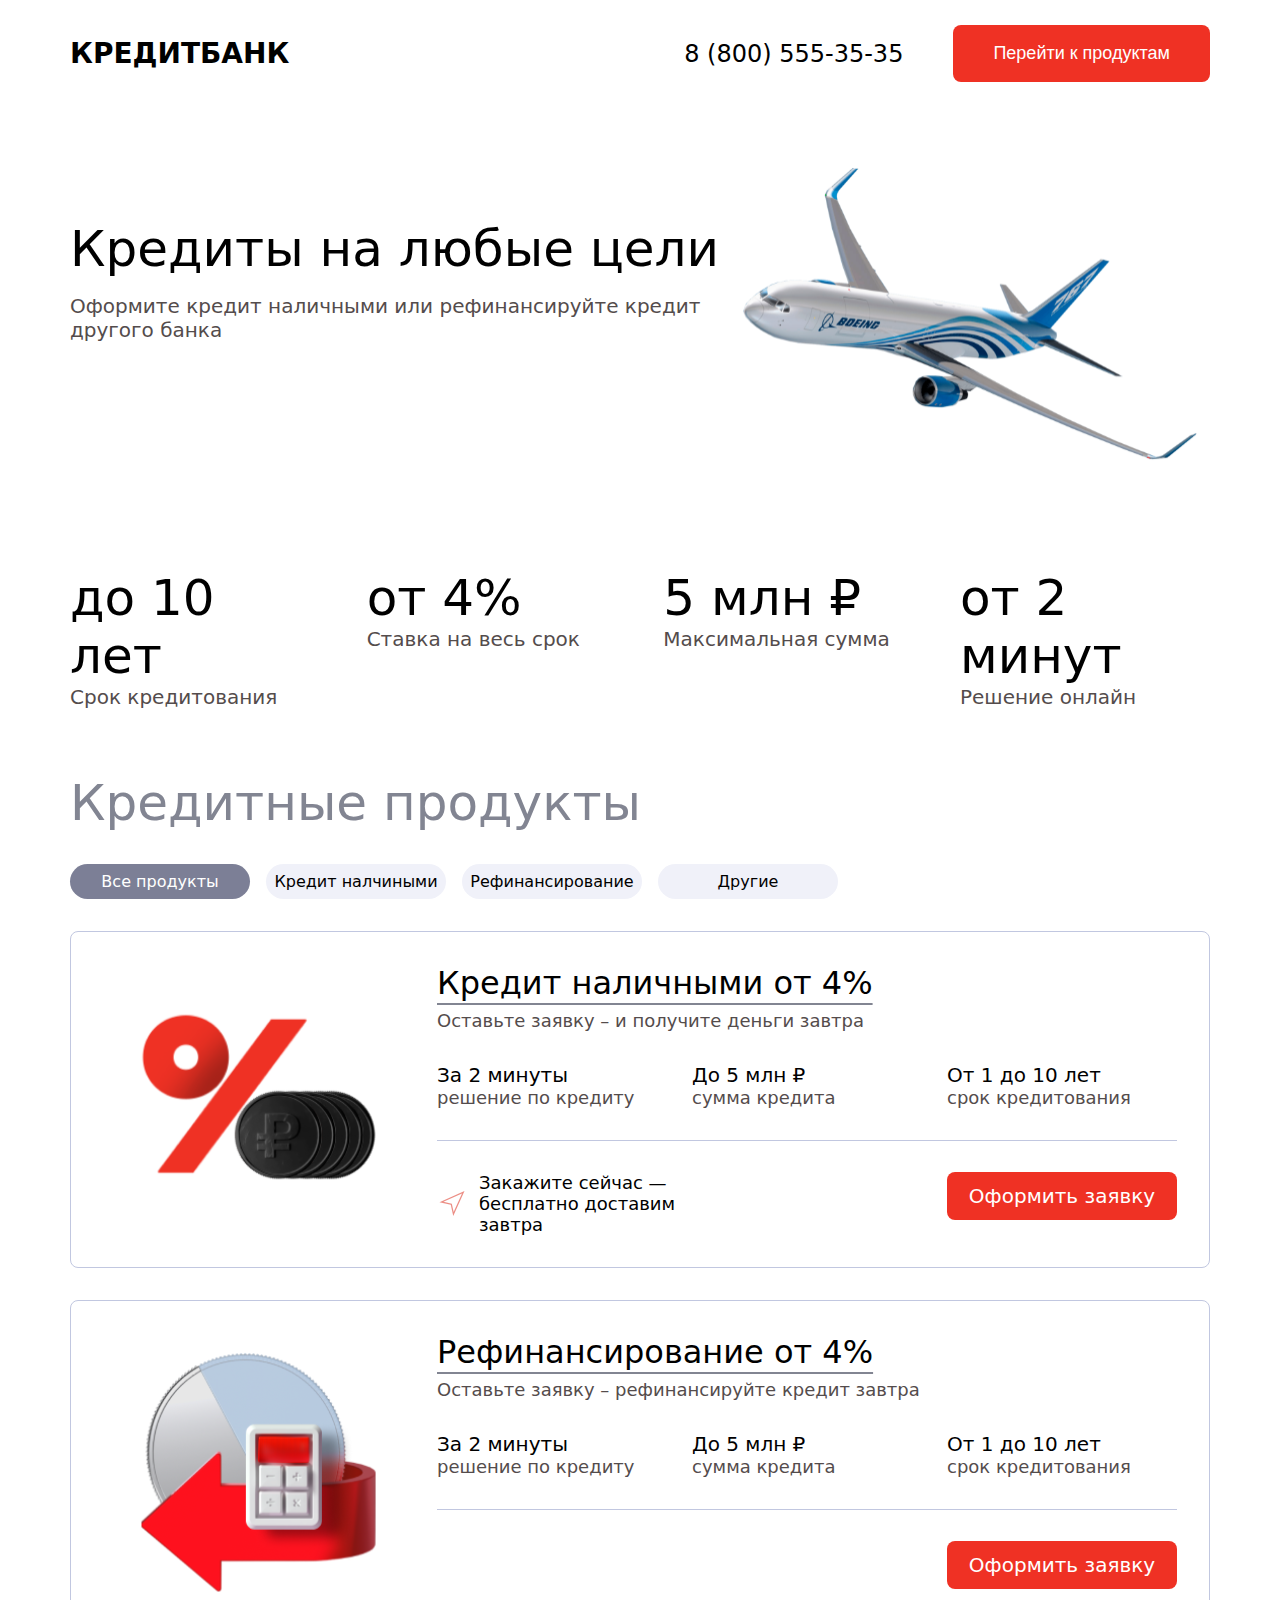
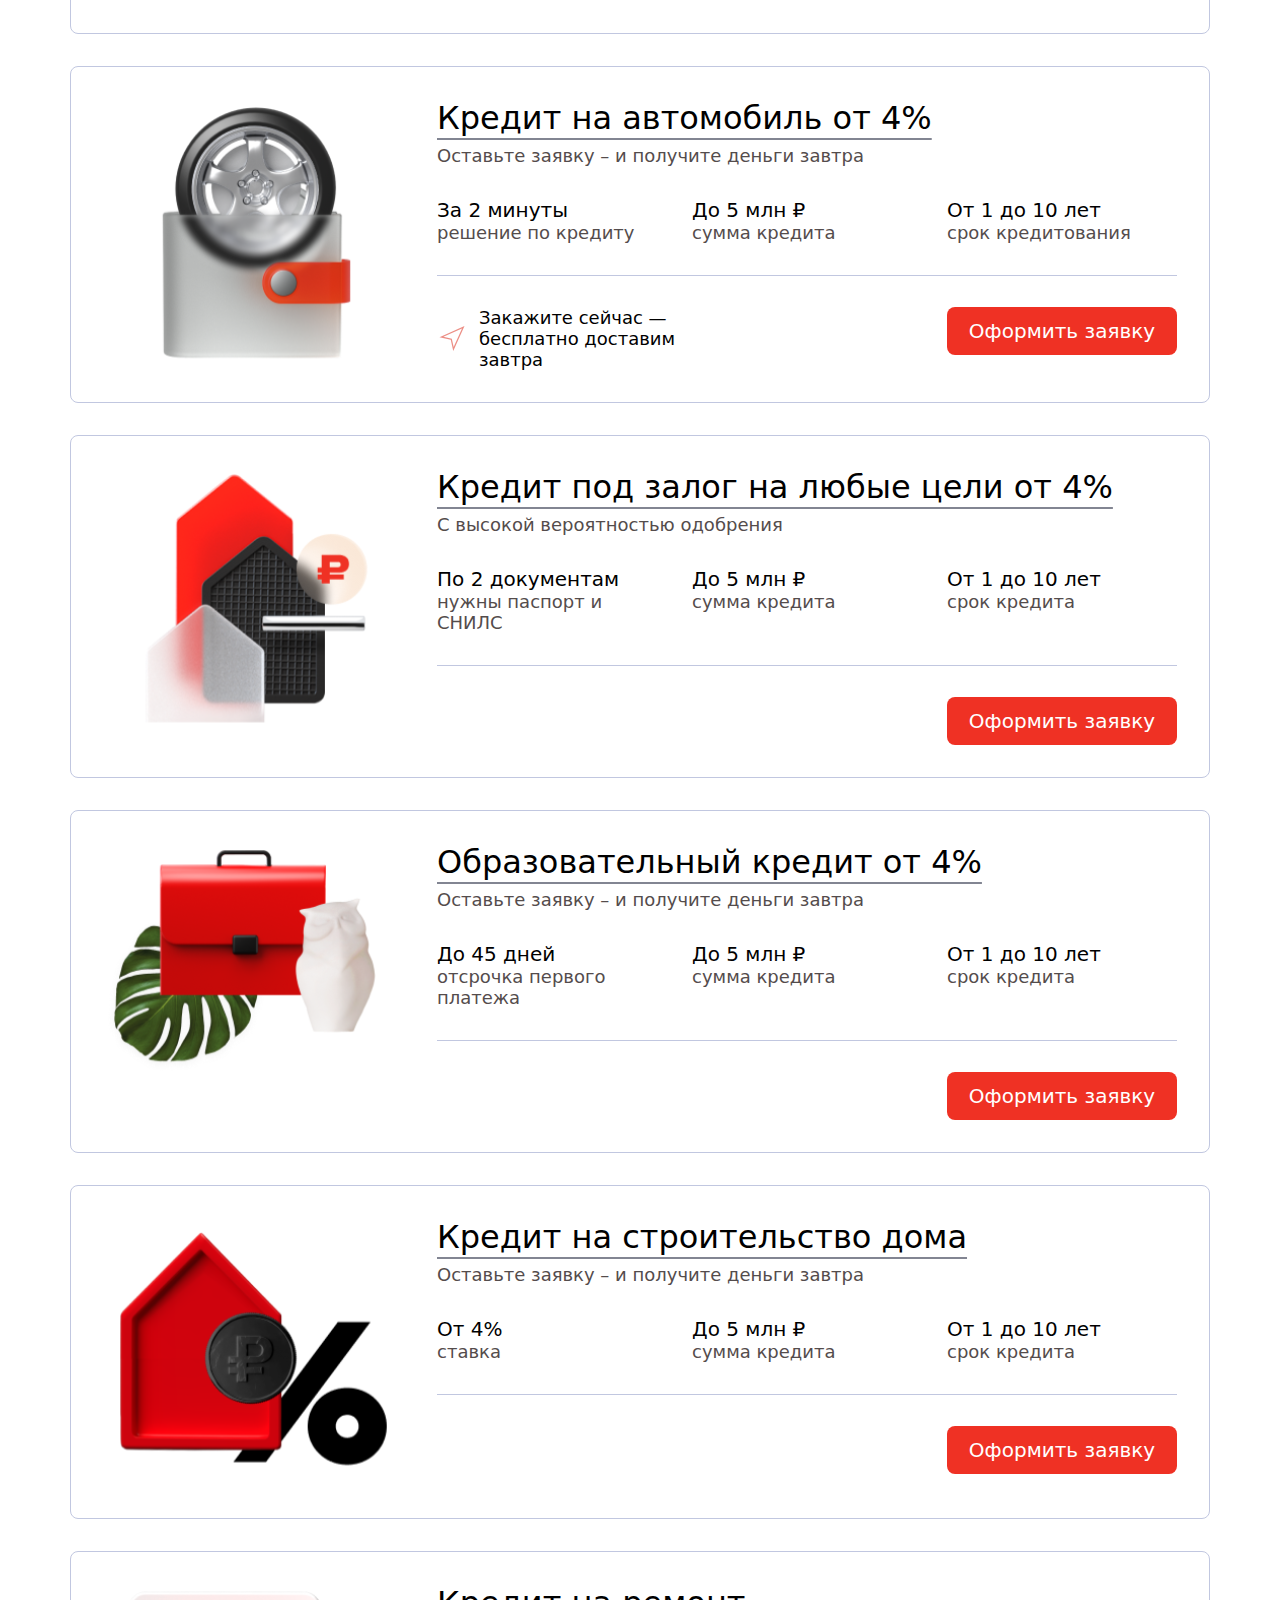
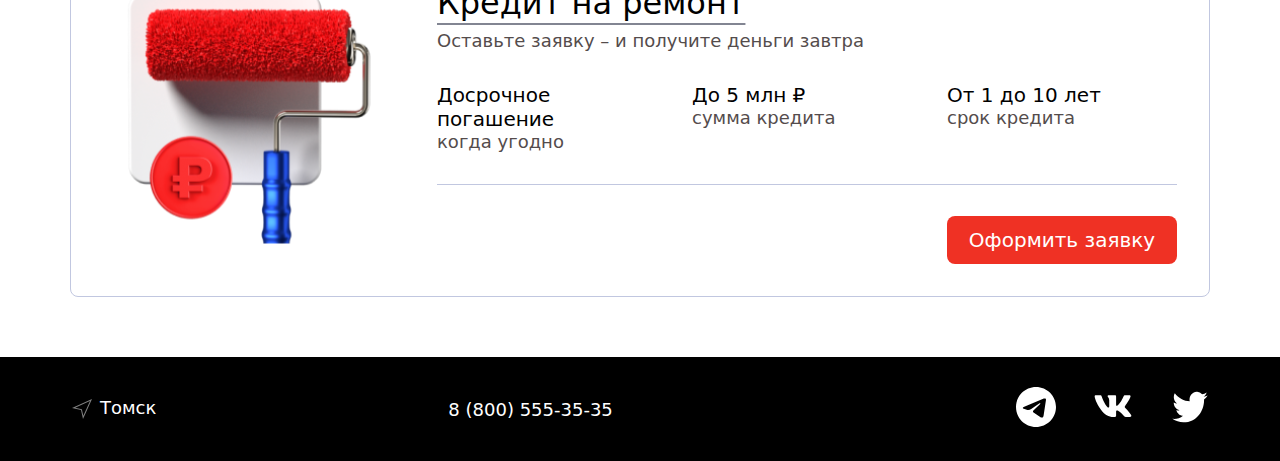
<file: Creditbank/index.html>
<!DOCTYPE html> <!--Тип документа-->
<html>
    <head> 
         <title>Кредитбанк</title>
         <meta charset="UTF-8">
         <link rel="stylesheet" href="css/index.css">
    <body>
        <div class="page">
            <div class="wrapper">
                <header class="header">
                    <h1 class="header__logo"><a href="#">КРЕДИТБАНК</a></h1>
                    <span class="header__number">8 (800) 555-35-35</span>
                    <button type="button" id="button__top" class="header__button">
                        Перейти к продуктам
                    </button>
                </header>
                <div class="main">
                    <div class="main__text">
                        <h1>Кредиты на любые цели</h1>
                        <p>Оформите кредит наличными или рефинансируйте кредит другого банка</p>
                    </div>
                    <img src="img/samolet.svg" alt="">
                </div>
                <div class="main-info">
                    <div class="main-info__item">
                        <p>до 10 лет</p>
                        <span>Срок кредитования</span>
                    </div>
                    <div class="main-info__item">
                        <p>от 4% </p>
                        <span>Ставка на весь срок</span>
                    </div>
                    <div class="main-info__item">
                        <p>5 млн ₽</p>
                        <span>Максимальная сумма</span>
                    </div>
                    <div class="main-info__item">
                        <p>от 2 минут</p>
                        <span>Решение онлайн</span>
                    </div>
                </div>
                <div class="catalog">
                    <h2 id="products">Кредитные продукты</h2>
                    <ul class="list">   
                        <li class="list__item active" data-id="all">Все продукты</li>
                        <li class="list__item" data-id="cash">Кредит налчиными</li>
                        <li class="list__item" data-id="ref">Рефинансирование</li>
                        <li class="list__item" data-id="another">Другие</li>
                    </ul>
                    <div class="blocks"></div>
                </div>
            </div>
            <footer class="footer">
                <div class="wrapper">
                    <div class="footer__text">
                        <div class="footer__location">
                            <img src="img/white.svg" alt="">
                            <span>Томск</span>
                        </div>
                        <span class="footer__number">8 (800) 555-35-35</span>
                        <div class="footer__social">
                            <a href="#"><img src="img/tele.svg" alt=""></a>
                            <a href="#"><img src="img/tw.svg" alt=""></a>
                            <a href="#"><img src="img/social-network-twitter_m 1.svg" alt=""></a>
                        </div>
                    </div>
                </div>
            </footer>
        </div>
        <script src="js/data.js"></script>
        <script src="js/button.js"></script>
        <script src="js/dynamic.js"></script>
        <script src="js/filter.js"></script>
    </body>
</html>
</file>
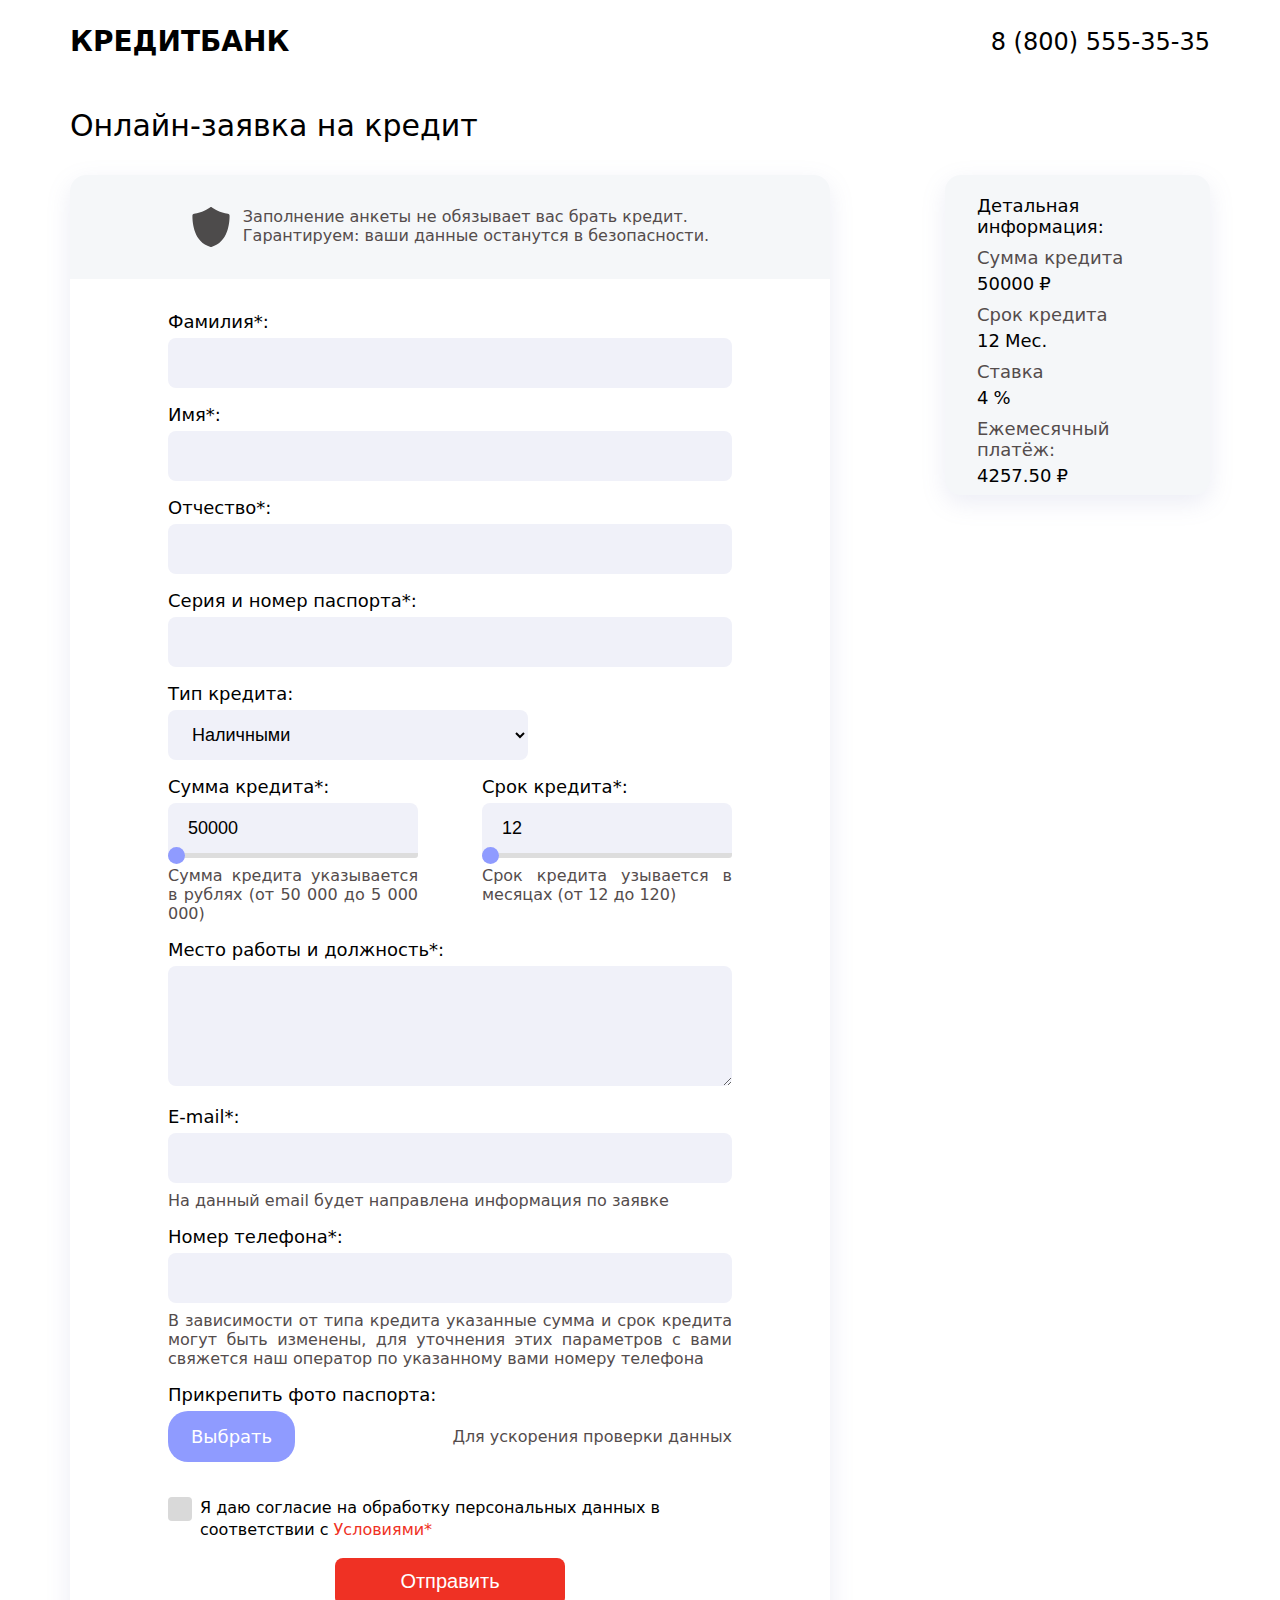
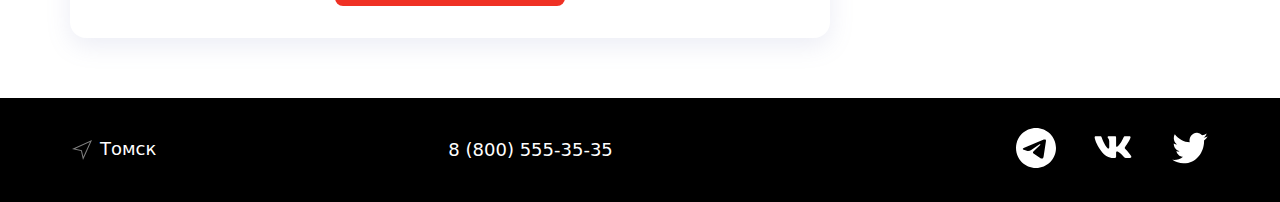
<file: Creditbank/blank.html>
<!DOCTYPE html> <!--Тип документа-->
<html>
    <head> 
         <title>Кредитбанк</title>
         <meta charset="UTF-8">
         <link rel="stylesheet" href="css/blank.css">
    <body>
        <div class="page">
            <div class="wrapper" id="wrapper">
                <header class="header">
                    <h1 class="header__logo"><a href="index.html">КРЕДИТБАНК</a></h1>
                    <span class="header__number">8 (800) 555-35-35</span>
                </header>
                <h1 class="form__title">Онлайн-заявка на кредит</h1>
                <div class="form">
                    <form action="#" id="form" class="form__body">
                        <div class="form__top">
                            <img src="img/shild.svg" alt=""/>
                            <div class="form__shild">
                                <p>Заполнение анкеты не обязывает вас брать кредит.</p>
                                <p>Гарантируем: ваши данные останутся в безопасности.</p>
                            </div>
                        </div>
                        <div class="form__main">
                        <div class="form__item">
                            <label for="formSurname" class="form__label">Фамилия*:</label>
                            <input id="formSurname" type="text" name="surname" class="form__input _req _fio">
                        </div>
                        <div class="form__item">
                            <label for="formName" class="form__label">Имя*:</label>
                            <input id="formName" type="text" name="name" class="form__input _req _fio">
                        </div>
                        <div class="form__item">
                            <label for="formMidname" class="form__label">Отчество*:</label>
                            <input id="formMidname" type="text" name="midname" class="form__input _req _fio">
                        </div>
                        <div class="form__item">
                            <label for="formPasport" class="form__label">Серия и номер паспорта*:</label>
                            <input id="formPasport" type="text" name="pasport" class="form__input _req _pasport">
                        </div>
                        <div class="form__item">
                            <div class="form__label">Тип кредита:</div>
                            <select name="credit" class="select">
                            </select>
                        </div>
                        <div class="form__item"> 
                            <div class="form__composite">
                                <div class="composite__item">
                                    <label for="formSum" class="form__label">Сумма кредита*:</label>
                                    <input id="formSum" type="number" value="50000" name="sum" class="form__input _req _sum">
                                    <div class="slider s1">
                                        <div class="progress p1"></div>
                                    </div>
                                    <div class="range-input rI1">
                                        <input type="range" class="range" min="50000" max="5000000" value="50000" step="5000">
                                    </div>
                                    <p class="correction">Сумма кредита указывается в рублях (от 50 000 до 5 000 000)</p>
                                </div>
                                <div class="composite__item">
                                    <label for="formDate" class="form__label">Срок кредита*:</label>
                                    <input id="formDate" type="number" value="12" name="date" class="form__input _req _date">
                                    <div class="slider s2">
                                        <div class="progress p2"></div>
                                    </div>
                                    <div class="range-input rI2">
                                        <input type="range" class="range" min="12" max="120" value="12" step="1">
                                    </div>
                                    <p class="correction">Срок кредита узывается в месяцах (от 12 до 120)</p>
                                </div>
                            </div>
                        </div> 
                        <div class="form__item">
                            <label for="formMessage" class="form__label">Место работы и должность*:</label>
                            <textarea name="message" id="formMessage" class="form__input _req"></textarea>
                        </div> 
                        <div class="form__item">
                            <label for="formEmail" class="form__label">E-mail*:</label>
                            <input id="formEmail" type="text" name="email" class="form__input _req _email">
                            <p class="correction">На данный email будет направлена информация по заявке</p>
                        </div>  
                        <div class="form__item">
                            <label for="formNumber" class="form__label">Номер телефона*:</label>
                            <input id="formNumber" type="text" name="number" class="form__input _req _number">
                            <p class="correction">В зависимости от типа кредита указанные сумма и срок кредита могут быть изменены, для уточнения этих параметров с вами свяжется наш оператор по указанному вами номеру телефона</p>
                        </div>  
                        <div class="form__item">
                            <div class="form__label">Прикрепить фото паспорта:</div>
                            <div class="file">
                                <div class="file__item">
                                    <input id="formImage" accept=".jpg, .png" type="file" name="image" class="file__input">
                                    <div class="file__button">Выбрать</div>
                                    <p class="correctionLast">Для ускорения проверки данных</p>
                                </div>
                                <div id="formPreview" class="file__preview"></div>
                            </div>
                        </div>  
                        <div class="form__item">
                            <div class="checkbox">
                                <input type="checkbox" name="agreement" class="checkbox__input _req" id="formAgreement">
                                <label for="formAgreement" class="checkbox__label"><span>Я даю согласие на обработку персональных данных в соответствии с <a href="">Условиями*</a></span></label>
                            </div>
                        </div>
                        <button type="submit" class="form__button">Отправить</button>
                        </div>
                    </form>
                    <div class="detailed-inf" id="contentRightInner">
                            <p class="detailed__title">Детальная информация:</p>
                            <p class="highlighted">Сумма кредита</p>
                            <div class="detailed__item">
                                <p class="unpainted sum-inf">50000</p>
                                <Span> ₽</Span>
                            </div>
                            <p class="highlighted">Срок кредита</p>
                            <div  class="detailed__item">
                                <p class="unpainted date-inf">12</p>
                                <Span>Мес.</Span>
                            </div>
                            <p class="highlighted">Ставка</p>
                            <div  class="detailed__item">
                                <p class="unpainted">4</p>
                                <span>%</span>
                            </div>
                            <p class="highlighted">Ежемесячный платёж:</p>
                            <div  class="detailed__item">
                                <p class="unpainted сalculation">4257.50</p>
                                <Span>₽</Span>
                            </div>
                        </div>
                </div>
            </div>
            <footer class="footer">
                <div class="wrapper">
                    <div class="footer__text">
                        <div class="footer__location">
                            <img src="img/white.svg" alt="">
                            <span>Томск</span>
                        </div>
                        <span class="footer__number">8 (800) 555-35-35</span>
                        <div class="footer__social">
                            <a href="#"><img src="img/tele.svg" alt=""></a>
                            <a href="#"><img src="img/tw.svg" alt=""></a>
                            <a href="#"><img src="img/social-network-twitter_m 1.svg" alt=""></a>
                        </div>
                    </div>
                </div>
            </footer>
            <script src="http://ajax.googleapis.com/ajax/libs/jquery/1.9.1/jquery.min.js"></script>
            <script src="js/slider.js"></script>
            <script src="js/script.js"></script>
            <script src="js/scroll.js"></script>
            <script src="js/select.js"></script>
        </div>
    </body>
</html>
</file>
<file: Creditbank/css/index.css>
*{
    padding: 0;
    margin: 0;
    border: 0;
}
*,*:before,*:after {
    box-sizing: border-box;
}

.page {
    overflow: hidden;
    display: flex;
    flex-direction: column;
    min-height: 100vh;
    background-color: #fff;
    font-family: system-ui, -apple-system, BlinkMacSystemFont, 'Segoe UI', Roboto, Oxygen, Ubuntu, Cantarell, 'Open Sans', 'Helvetica Neue', sans-serif;
}

.wrapper {
    width: 1140px;
    margin: 0 auto;
}

.header {
    padding: 25px 0;
    display: flex;
    align-items: center;
}

.header__logo { 
    font-size: 28px;
    font-weight: 700;
    margin-right: auto;
}

.header__logo a {
    color: black;
}

.header__number {
    font-size: 24px;
    margin-right: 50px;
}

.header a{
    text-decoration: none;
}

.header__button {
    cursor: pointer;
    padding: 18px 40px 18px 40px;
    background-color: #EF3124;
    border-radius: 8px;
    font-size: 18px;
    color: #fff;
}

.header__button:hover {
    background-color: #CD190C;
}

.main {
    margin-top: 50px;
    display: flex;
    justify-content: space-between;
}

.main__text {
    max-width: 656px;
}

.main__text > h1 {
    padding: 63px 0 16px 0;
    font-size: 50px;
    font-weight: 400;
}

.main__text > p {
    font-size: 20px;
    color: #544C4C;
}

.main-info {
    margin: 90px 0 65px 0;   
    display: flex;
    justify-content: space-between;
}

.main-info__item{
    width: 250px;
}

.main-info__item p {
    font-size: 50px;
}

.main-info__item span {
    font-size: 20px;
    color: #544C4C;
}

.catalog {
    margin-bottom: 60px;
}

.catalog h2{
    font-size: 50px;
    font-weight: 400;
    color: #828592;
}

.list {
    margin: 32px 0;
    display: flex;
    list-style-type: none;
}

.list__item {
    cursor: pointer;
    width: 180px;
    padding: 8px 0;
    border-radius: 90px;
    background-color: #F0F1F9;
    font-size: 16px;
    text-align: center;
}

.list__item:not(:last-child) {
    margin-right: 16px;
}

.active {
    background-color: #7C7F96;
    color:#fff;
}

.card {
    padding: 32px;
    display: flex;
    justify-content: space-between;
    border: 1px solid #C1C7E0;
    border-radius: 8px;
}

.card:not(:last-child) {
    margin-bottom: 32px;
}

.card:hover {
    box-shadow: 0px 0px 10px 0px red;
}

.card__content {
    width: 740px;
}

.card__text {
    margin-bottom: 32px;
}

.card__text a {
    text-decoration: none;
}

.card__name {
    font-size: 32px;
    margin-bottom: 8px;
    color: black;
    font-weight: 500;
    text-decoration: underline;
    text-underline-offset: 9px;
    text-decoration-thickness: 1.5px;
    text-decoration-color: #828592;
}

.card__name:hover {
    text-decoration-color: #000;
}

.card__discription {
    font-size: 18px;
    color: #544C4C;
}

.card-info {
    display: flex;
    justify-content: space-between;
    padding-bottom: 32px;
    border-bottom: 1px solid #C1C7E0;
}

.card-info__item {
    width: 230px;
}

.card-info__item p {
    font-size: 20px;
}

.card-info__item span {
    font-size: 18px;
    color: #544C4C;
}

.card__bot {
    margin-top: 31px;
    display: flex;
}

.delivery {
    display: flex;
}

.delivery > img {
    margin-right: 12px;
}

.delivery > p {
    width: 260px;
    font-size: 18px;
}

.card__bot > a {
    text-decoration: none;
    display: block;
    margin-left: auto;
}

.card__button {
    width: 230px;
    height: 48px;
    display: flex;
    justify-content: center;
    align-items: center;
    background-color: #EF3124;
    border-radius: 8px;
    font-size: 20px;
    color: #fff;
}

.card__button:hover {
    background-color: #CD190C;
}

.footer {
    margin-top: auto;
    background-color: #000;
    padding: 30px 0;
}

.footer__text {
    display: flex;
    align-items: center;
}

.footer__location {
    display: flex;
    margin-right: 292px;
}

.footer__location > img {
    width: 24px;
    height: 24px;
    margin-right: 6px;
}

.footer__location > span {
    font-size: 18px;
    color: #fff;
    margin-right: auto;
}

.footer__number {
    font-size: 18px;
    color: #fff;
}   

.footer__social {
    margin-left: auto;
}

.footer__social a:not(:last-child) {
    margin-right: 32px;
}
</file>
<file: Creditbank/css/blank.css>
*{
    padding: 0;
    margin: 0;
    border: 0;
}
*,*:before,*:after {
    box-sizing: border-box;
}

.page {
    overflow: hidden;
    display: flex;
    flex-direction: column;
    min-height: 100vh;
    background-color: #fff;
    font-family: system-ui, -apple-system, BlinkMacSystemFont, 'Segoe UI', Roboto, Oxygen, Ubuntu, Cantarell, 'Open Sans', 'Helvetica Neue', sans-serif;
}

.wrapper {
    width: 1140px;
    margin: 0 auto;
}

.header {
    padding: 25px 0;
    display: flex;
    align-items: center;
    margin-bottom: 25px;
}

.header__logo { 
    font-size: 28px;
    font-weight: 700;
    margin-right: auto;
}

.header__logo a {
    color: black;
}

.header__number {
    font-size: 24px;
}

.header a{
    text-decoration: none;
}

.form {
    position: relative;
    margin-bottom: 60px;
    display: flex;
    justify-content: space-between;
}

.form * {
    outline: none;
}

.form__title {
    margin: 0 0 32px 0;
    font-size: 30px;
    font-weight: normal;
}

.form__body {
    max-width: 760px;
    border-radius: 16px;
    box-shadow: 0px 8px 24px rgba(129, 135, 189, 0.15);
}

.form__top {
    border-top-left-radius: 16px;
    border-top-right-radius: 16px;
    background-color: #F5F7F9;
    display: flex;
    padding: 32px 0 32px 0;
    justify-content: center;
}

.form__top > img {
    margin-right: 12px;
}

.form__shild {
    font-size: 16px;
    color: #544C4C;
}

.form__main {
    padding: 32px 98px 32px 98px;
}

.form__item:not(:last-child) {
    margin-bottom: 16px;
}

.form__label {
    font-size: 18px;
    display: block;
    margin-bottom: 6px;
}

.form__input {
    height: 50px;
    padding: 0 20px;
    border-radius: 8px;
    width: 100%;
    background-color: #F0F1F9;
    font-size: 18px;
}

.form__input._error{
    box-shadow: 0 0 15px red;
}

textarea.form__input {
    min-height: 120px;
    resize: vertical;
    padding: 20px;
}

.select {
    height: 50px;
    width: 360px;
    padding: 0 20px;
    border-radius: 8px;
    background-color: #F0F1F9;
    font-size: 18px;
}

.form__composite {
    display: flex;
    justify-content: space-between;
}

.composite__item {
    width: 250px;
}

.correction {
    margin-top: 8px;
    font-size: 16px;
    color: #544C4C;
    text-align: justify;
}

.correctionLast {
    font-size: 16px;
    color: #544C4C;
}

.file__item {
    position: relative;
    display: flex;
    justify-content: space-between;
    align-items: center;
}

.file__input {
    position: absolute;
    top: 0%;
    left: 0%;
    width: 116px;
    height: 54px;
    opacity: 0;
    font-size: 0px;
    cursor: pointer;
}

#formSum {
    border-bottom-left-radius: 0px;
    border-bottom-right-radius: 0px;
    -moz-appearance: textfield;
}

#formDate {
    border-bottom-left-radius: 0px;
    border-bottom-right-radius: 0px;
    -moz-appearance: textfield;
}

input[type="number"]::-webkit-outer-spin-button,
input[type="number"]::-webkit-inner-spin-button{
    -webkit-appearance: none;
}

.slider {
    height: 5px;
    border-bottom-left-radius: 3px;
    border-bottom-right-radius: 3px;
    background-color: #ddd;
    position: relative;
}

.slider .progress {
    height: 5px;
    border-bottom-left-radius: 3px;
    border-bottom-right-radius: 3px;
    background-color: #8F9BFF;
    position: absolute;
    left: 0%;
    right: 100%;
}

.range-input {
    position: relative;
}

.range-input input {
    position: absolute;
    top: -5px;
    height: 5px;
    width: 100%;
    background: none;
    pointer-events: none;
    -webkit-appearance: none;
}

input[type="range"]::-webkit-slider-thumb {
    height: 17px;
    width: 17px;
    border-radius: 50%;
    pointer-events: auto;
    -webkit-appearance: none;
    background-color: #8F9BFF;
}   

input[type="range"]::-moz-slider-thumb {
    height: 17px;
    width: 17px;
    border: none;
    border-radius: 50%;
    pointer-events: auto;
    -webkit-appearance: none;
    background-color: #8F9BFF;
}   

.file__button {
    display: inline-flex;
    min-height: 40px;
    border-radius: 20px;
    justify-content: center;
    align-items: center;
    background-color: #8F9BFF;
    padding: 15px 23px 15px 23px;
    font-size: 18px;
    color: #fff;
}

.file__preview {
    display: inline-block;
    max-width: 100px;
    padding: 10px 0 0 0;
}

.file__preview img {
    max-width: 100%;
}

.checkbox._error .checkbox__label::before {
    box-shadow: 0 0 15px red;
}

.checkbox__input {
    display: none;
}

.checkbox__input:checked + .checkbox__label::after {
    transform: scale(1);
}

.checkbox__label {
    font-size: 16px;
    line-height: 140%;
    display: inline-flex;
    align-items: center;
    position: relative;
    cursor: pointer;
}

.checkbox__label::before {
    content: "";
    align-self: flex-start;
    flex: 0 0 24px;
    height: 24px;
    background-color: #D9D9D9;
    border-radius: 4px;
    margin-right: 8px;
}

.checkbox__label::after {
    transition: transform 0.5s ease 0s;
    content: "";
    width: 16px;
    height: 16px;
    position: absolute;
    top: 4px;
    left: 4px;
    background-color: #8F9BFF;
    border-radius: 4px;
    transform: scale(0);
}

.checkbox__label a {
    text-decoration: none;
    color: #EF3124;
}

.form__button {
    margin: 0 auto;
    cursor: pointer;
    width: 230px;
    height: 48px;
    display: flex;
    justify-content: center;
    align-items: center;
    background-color: #EF3124;
    border-radius: 8px;
    font-size: 20px;
    color: #fff;
}

.form__button:hover {
    background-color: #CD190C;
}

.detailed-inf{
    box-shadow: 0px 8px 24px rgba(129, 135, 189, 0.15);
    border-radius: 16px;
    height: 320px;
    width: 265px;
    padding: 20px 32px; 
    background-color: #F5F7F9;
}

.detailed-inf {
    font-size: 18px;
}

.highlighted {
    color: #544C4C;
    margin-bottom: 5px;
}

.unpainted {
    margin-right: 5px;
}

.detailed__title {
    margin-bottom: 10px;
}

.detailed__item {
    display: flex;
}

.detailed__item:not(:last-child) {
    margin-bottom: 10px;   
}

.footer {
    margin-top: auto;
    background-color: #000;
    padding: 30px 0;
}

.footer__text {
    display: flex;
    align-items: center;
}

.footer__location {
    display: flex;
    margin-right: 292px;
}

.footer__location > img {
    width: 24px;
    height: 24px;
    margin-right: 6px;
}

.footer__location > span {
    font-size: 18px;
    color: #fff;
    margin-right: auto;
}

.footer__number {
    font-size: 18px;
    color: #fff;
}   

.footer__social {
    margin-left: auto;
}

.footer__social a:not(:last-child) {
    margin-right: 32px;
}

.aside-fixed-top .detailed-inf {
    position: fixed;
    top:0;
    left: 1064px;;
}
</file>
